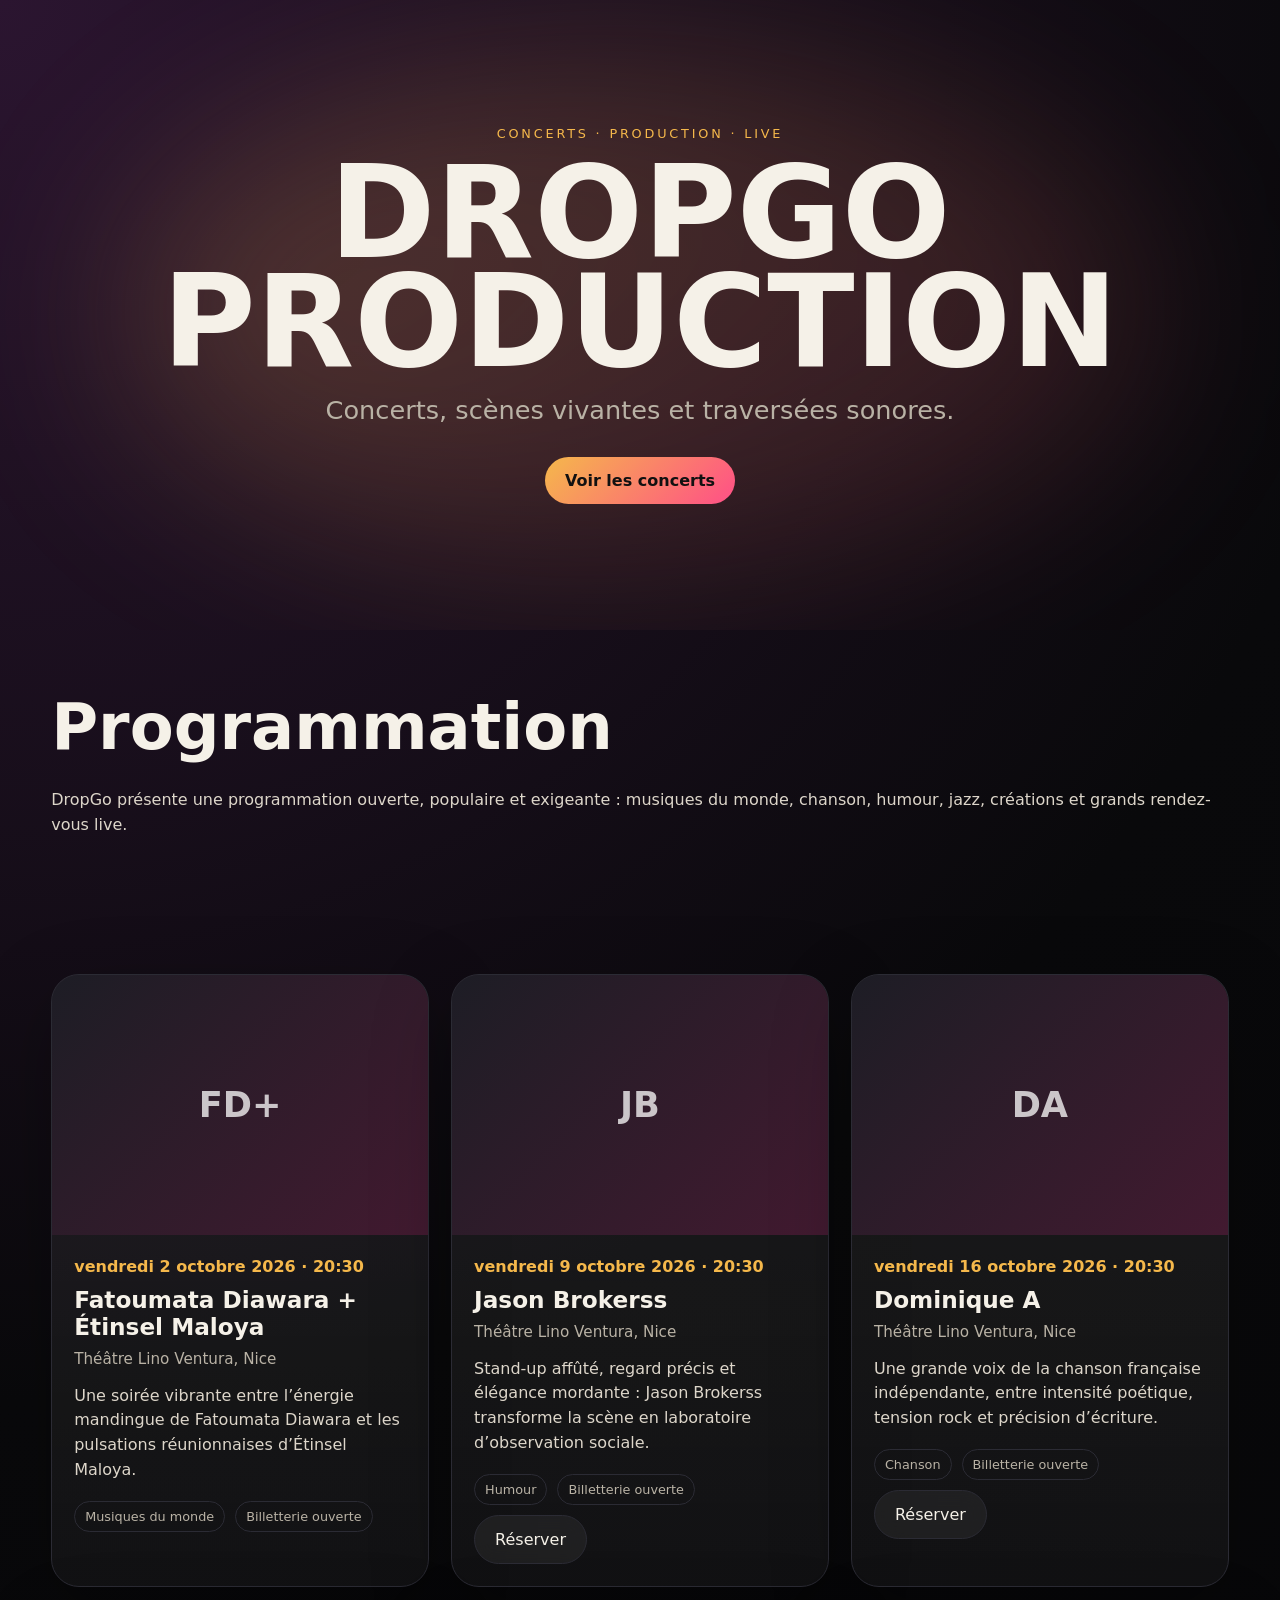
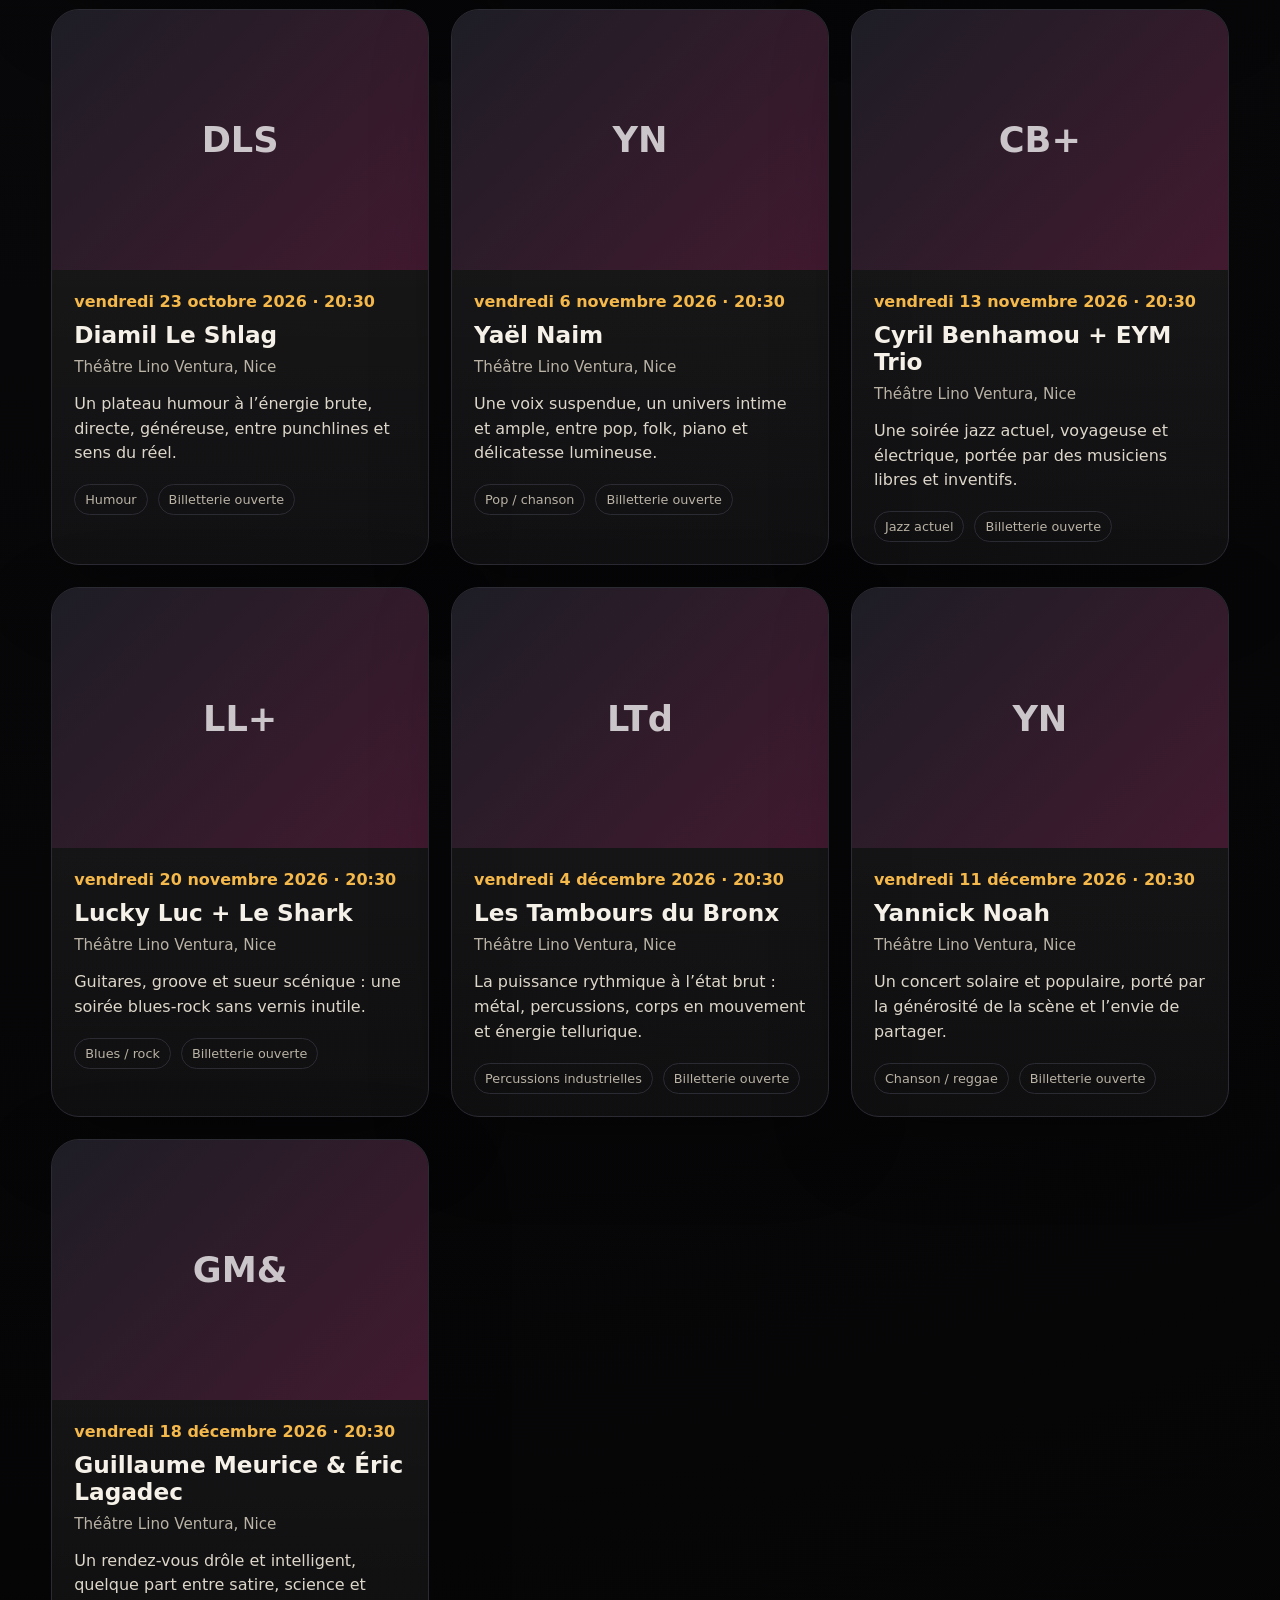
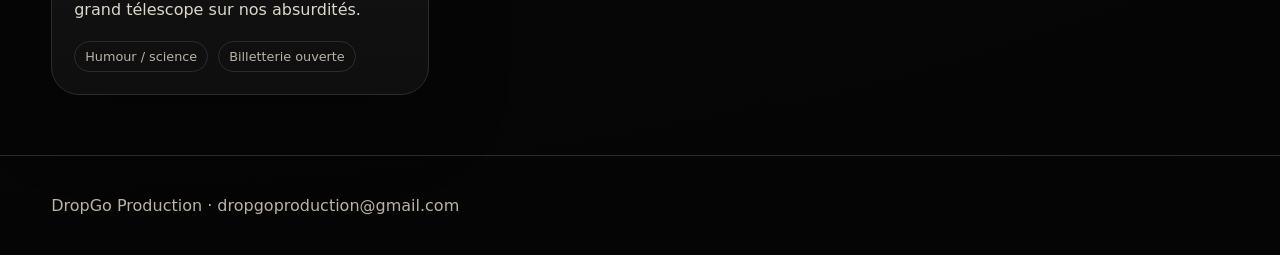
<file: index.html>
<!doctype html>
<html lang="fr">
<head>
<meta charset="utf-8"><meta name="viewport" content="width=device-width, initial-scale=1">
<title>DropGo Production</title>
<meta name="description" content="DropGo Production - concerts et événements live.">
<script src="https://identity.netlify.com/v1/netlify-identity-widget.js"></script>
<style>
:root{--bg:#09090b;--card:#141419;--line:#2b2b34;--txt:#f5f1e8;--muted:#b9b2a5;--gold:#f5b84b;--pink:#ff4f87}*{box-sizing:border-box}body{margin:0;background:radial-gradient(circle at top left,#2b1530 0,#09090b 38%,#050506 100%);color:var(--txt);font-family:Inter,system-ui,-apple-system,BlinkMacSystemFont,"Segoe UI",sans-serif}.wrap{width:min(1180px,92vw);margin:auto}.hero{min-height:70vh;display:grid;place-items:center;position:relative;overflow:hidden}.hero:before{content:"";position:absolute;inset:10%;background:linear-gradient(135deg,rgba(245,184,75,.24),rgba(255,79,135,.12));filter:blur(90px);border-radius:50%}.hero-inner{position:relative;text-align:center;padding:80px 0}.tag{letter-spacing:.22em;text-transform:uppercase;color:var(--gold);font-size:.8rem}.hero h1{font-size:clamp(3.2rem,10vw,8.5rem);line-height:.85;margin:18px 0;text-transform:uppercase}.hero p{font-size:clamp(1.1rem,2.2vw,1.6rem);color:var(--muted);max-width:780px;margin:0 auto 32px}.btn{display:inline-flex;gap:10px;align-items:center;padding:14px 20px;border:1px solid var(--line);border-radius:999px;color:var(--txt);text-decoration:none;background:rgba(255,255,255,.06);backdrop-filter:blur(10px)}.btn.primary{background:linear-gradient(135deg,var(--gold),var(--pink));color:#111;border:0;font-weight:800}.section{padding:60px 0}.section h2{font-size:clamp(2rem,5vw,4rem);margin:0 0 24px}.grid{display:grid;grid-template-columns:repeat(3,1fr);gap:22px}.card{background:linear-gradient(180deg,rgba(255,255,255,.08),rgba(255,255,255,.035));border:1px solid var(--line);border-radius:28px;overflow:hidden;min-height:100%;box-shadow:0 25px 80px rgba(0,0,0,.25)}.poster{height:260px;background:linear-gradient(135deg,#1d1d25,#421a30);display:grid;place-items:center;color:rgba(255,255,255,.75);font-size:2.2rem;font-weight:900;text-align:center;padding:24px}.poster img{width:100%;height:100%;object-fit:cover}.card-body{padding:22px}.date{color:var(--gold);font-weight:800}.card h3{font-size:1.45rem;margin:10px 0}.meta{color:var(--muted);font-size:.95rem}.desc{color:#ddd6ca;line-height:1.55}.actions{display:flex;gap:10px;flex-wrap:wrap;margin-top:18px}.pill{font-size:.8rem;border:1px solid var(--line);border-radius:999px;padding:7px 10px;color:var(--muted)}footer{border-top:1px solid var(--line);padding:40px 0;color:var(--muted)}@media(max-width:900px){.grid{grid-template-columns:1fr}.poster{height:220px}.hero{min-height:62vh}}
</style>
</head>
<body>
<header class="hero"><div class="hero-inner wrap"><div class="tag">concerts · production · live</div><h1 id="heroTitle">DropGo</h1><p id="heroSubtitle"></p><a class="btn primary" href="#concerts">Voir les concerts</a></div></header>
<main class="wrap"><section class="section"><h2>Programmation</h2><p id="intro" class="desc"></p></section><section id="concerts" class="section"><div class="grid" id="grid"></div></section></main>
<footer><div class="wrap">DropGo Production · <span id="contact"></span></div></footer>
<script>
function formatDate(d){try{return new Date(d+'T12:00:00').toLocaleDateString('fr-FR',{weekday:'long',day:'numeric',month:'long',year:'numeric'})}catch(e){return d}}
function initials(t){return t.split(/\s+/).slice(0,3).map(w=>w[0]).join('')}
fetch('/content/site.json',{cache:'no-store'}).then(r=>r.json()).then(data=>{
 document.title=data.hero_title||'DropGo Production';
 heroTitle.textContent=data.hero_title||'DropGo Production'; heroSubtitle.textContent=data.hero_subtitle||''; intro.textContent=data.intro||''; contact.textContent=data.contact_email||'';
 grid.innerHTML=(data.concerts||[]).map(c=>`<article class="card"><div class="poster">${c.image?`<img src="${c.image}" alt="${c.title}">`:initials(c.title)}</div><div class="card-body"><div class="date">${formatDate(c.date)} ${c.time?`· ${c.time}`:''}</div><h3>${c.title}</h3><div class="meta">${c.venue}</div><p class="desc">${c.description}</p><div class="actions"><span class="pill">${c.category||'Concert'}</span><span class="pill">${c.status||''}</span>${c.ticket_url&&c.ticket_url!='#'?`<a class="btn" href="${c.ticket_url}" target="_blank">Réserver</a>`:''}</div></div></article>`).join('');
});
if (window.netlifyIdentity) { window.netlifyIdentity.on('init', user => { if (!user && window.location.hash.includes('recovery_token')) { window.netlifyIdentity.open('login'); } }); window.netlifyIdentity.on('login', () => { if (window.location.hash.includes('recovery_token') || window.location.hash.includes('invite_token')) { document.location.href = '/admin/'; } }); }
</script>
</body>
</html>
</file>
